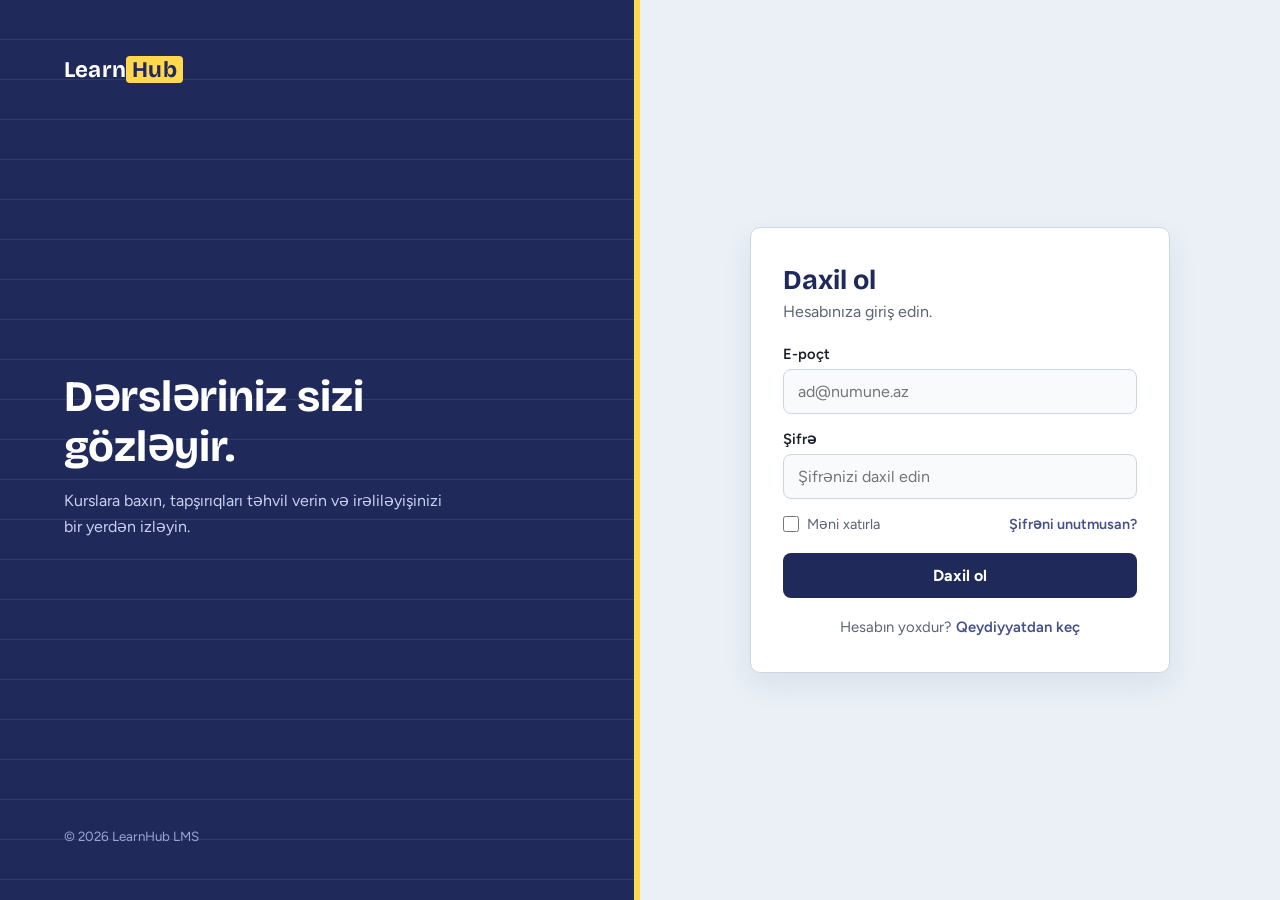
<file: index.html>
<!DOCTYPE html>
<html lang="az">
<head>
  <meta charset="UTF-8">
  <meta name="viewport" content="width=device-width, initial-scale=1">
  <title>Daxil ol – LMS</title>
  <link rel="preconnect" href="https://fonts.googleapis.com">
  <link href="https://fonts.googleapis.com/css2?family=Bricolage+Grotesque:wght@600;700&family=Figtree:wght@400;600;700&display=swap" rel="stylesheet">
  <link rel="stylesheet" href="style.css">
</head>
<body>
 
  <aside class="side">
    <div class="brand">Learn<span>Hub</span></div>
    <div>
      <h2>Dərsləriniz sizi gözləyir.</h2>
      <p>Kurslara baxın, tapşırıqları təhvil verin və irəliləyişinizi bir yerdən izləyin.</p>
    </div>
    <small>© 2026 LearnHub LMS</small>
  </aside>
 
  <main class="main">
    <section class="card">
      <h1>Daxil ol</h1>
      <p class="sub">Hesabınıza giriş edin.</p>
 
      <form action="#" method="post">
        <div class="field">
          <label for="email">E-poçt</label>
          <input type="email" id="email" name="email" placeholder="ad@numune.az" required autocomplete="email">
        </div>
 
        <div class="field">
          <label for="password">Şifrə</label>
          <input type="password" id="password" name="password" placeholder="Şifrənizi daxil edin" required autocomplete="current-password">
        </div>
 
        <div class="options">
          <label><input type="checkbox" name="remember"> Məni xatırla</label>
          <a href="#">Şifrəni unutmusan?</a>
        </div>
 
        <button type="submit" class="btn">Daxil ol</button>
      </form>
 
      <p class="switch">Hesabın yoxdur? <a href="register.html">Qeydiyyatdan keç</a></p>
    </section>
  </main>
 
</body>
</html>
</file>
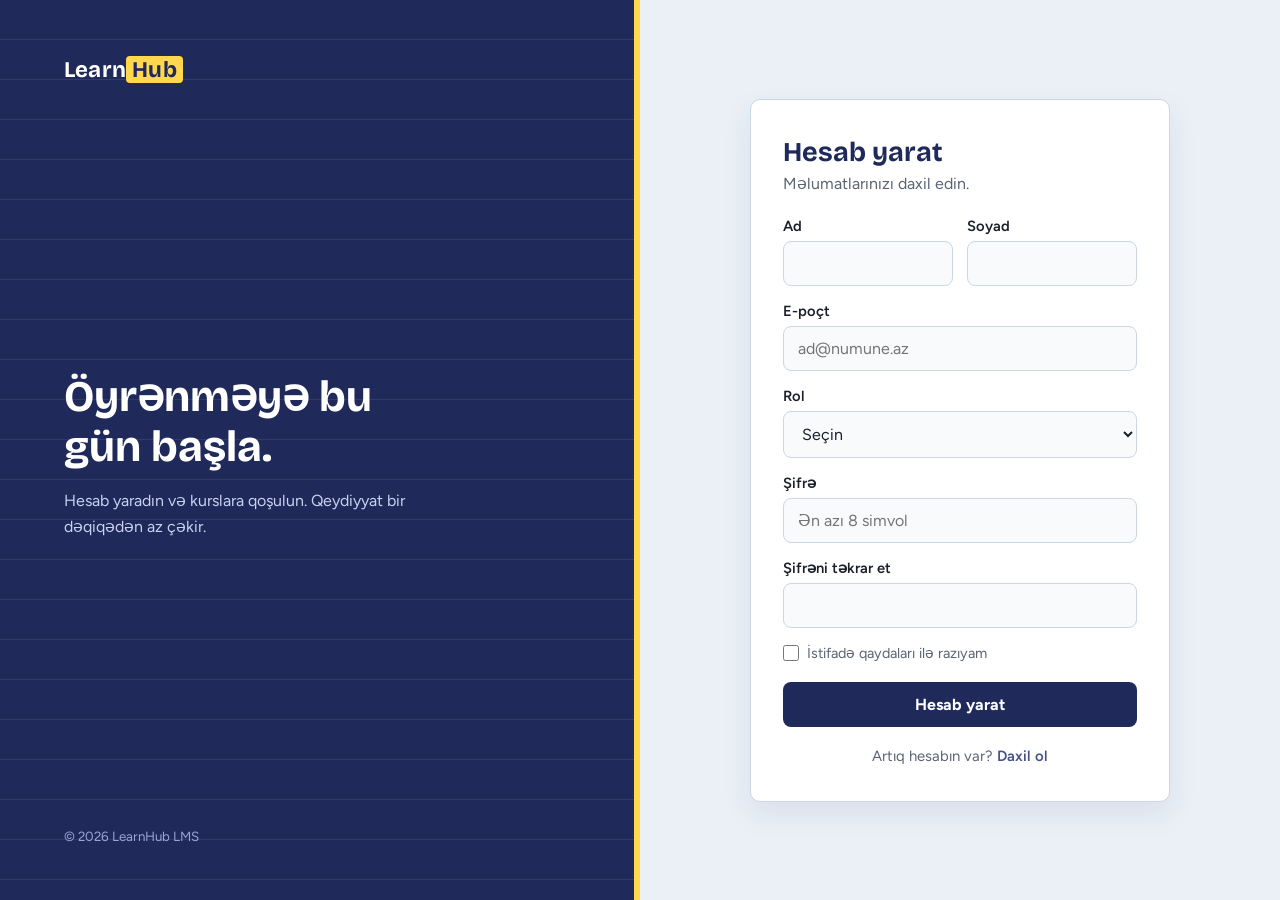
<file: register.html>
<!DOCTYPE html>
<html lang="az">
<head>
  <meta charset="UTF-8">
  <meta name="viewport" content="width=device-width, initial-scale=1">
  <title>Qeydiyyat – LMS</title>
  <link rel="preconnect" href="https://fonts.googleapis.com">
  <link href="https://fonts.googleapis.com/css2?family=Bricolage+Grotesque:wght@600;700&family=Figtree:wght@400;600;700&display=swap" rel="stylesheet">
  <link rel="stylesheet" href="style.css">
</head>
<body>
 
  <aside class="side">
    <div class="brand">Learn<span>Hub</span></div>
    <div>
      <h2>Öyrənməyə bu gün başla.</h2>
      <p>Hesab yaradın və kurslara qoşulun. Qeydiyyat bir dəqiqədən az çəkir.</p>
    </div>
    <small>© 2026 LearnHub LMS</small>
  </aside>
 
  <main class="main">
    <section class="card">
      <h1>Hesab yarat</h1>
      <p class="sub">Məlumatlarınızı daxil edin.</p>
 
      <form action="#" method="post">
        <div class="row">
          <div class="field">
            <label for="firstname">Ad</label>
            <input type="text" id="firstname" name="firstname" required autocomplete="given-name">
          </div>
          <div class="field">
            <label for="lastname">Soyad</label>
            <input type="text" id="lastname" name="lastname" required autocomplete="family-name">
          </div>
        </div>
 
        <div class="field">
          <label for="email">E-poçt</label>
          <input type="email" id="email" name="email" placeholder="ad@numune.az" required autocomplete="email">
        </div>
 
        <div class="field">
          <label for="role">Rol</label>
          <select id="role" name="role" required>
            <option value="" disabled selected>Seçin</option>
            <option value="student">Tələbəyəm</option>
            <option value="teacher">Müəlliməm</option>
          </select>
        </div>
 
        <div class="field">
          <label for="password">Şifrə</label>
          <input type="password" id="password" name="password" minlength="8" placeholder="Ən azı 8 simvol" required autocomplete="new-password">
        </div>
 
        <div class="field">
          <label for="confirm">Şifrəni təkrar et</label>
          <input type="password" id="confirm" name="confirm" minlength="8" required autocomplete="new-password">
        </div>
 
        <div class="options">
          <label><input type="checkbox" name="terms" required> İstifadə qaydaları ilə razıyam</label>
        </div>
 
        <button type="submit" class="btn">Hesab yarat</button>
      </form>
 
      <p class="switch">Artıq hesabın var? <a href="index.html">Daxil ol</a></p>
    </section>
  </main>
 
</body>
</html>
</file>
<file: style.css>
/* ===== LMS Login / Register ===== */
:root {
  --ink: #1f2a5a;
  --ink-soft: #46508a;
  --page: #eaf0f6;
  --card: #ffffff;
  --line: #cdd6e3;
  --mark: #ffd84d;
  --ok: #2e7d5b;
  --text: #1b1f2a;
  --muted: #5b6475;
  --radius: 10px;
}
 
* { box-sizing: border-box; margin: 0; padding: 0; }
 
body {
  font-family: "Figtree", "Segoe UI", Arial, sans-serif;
  color: var(--text);
  background: var(--page);
  min-height: 100vh;
  display: grid;
  grid-template-columns: 1fr 1fr;
}
 
/* ----- Sol panel (dəftər xətləri) ----- */
.side {
  background-color: var(--ink);
  background-image: repeating-linear-gradient(
    to bottom,
    transparent 0 39px,
    rgba(255, 255, 255, 0.08) 39px 40px
  );
  color: #fff;
  padding: 56px 64px;
  display: flex;
  flex-direction: column;
  justify-content: space-between;
  border-right: 6px solid var(--mark);
}
 
.brand {
  font-family: "Bricolage Grotesque", "Segoe UI", sans-serif;
  font-size: 1.4rem;
  font-weight: 700;
  letter-spacing: 0.01em;
}
.brand span { background: var(--mark); color: var(--ink); padding: 0 6px; border-radius: 4px; }
 
.side h2 {
  font-family: "Bricolage Grotesque", "Segoe UI", sans-serif;
  font-size: clamp(2rem, 3.4vw, 3rem);
  line-height: 1.15;
  max-width: 14ch;
}
.side p { margin-top: 16px; max-width: 38ch; color: #c9d0f0; line-height: 1.6; }
.side small { color: #9aa4d6; }
 
/* ----- Sağ panel ----- */
.main {
  display: flex;
  align-items: center;
  justify-content: center;
  padding: 32px 20px;
}
 
.card {
  width: 100%;
  max-width: 420px;
  background: var(--card);
  border: 1px solid var(--line);
  border-radius: var(--radius);
  padding: 36px 32px;
  box-shadow: 0 12px 30px rgba(31, 42, 90, 0.08);
}
 
.card h1 {
  font-family: "Bricolage Grotesque", "Segoe UI", sans-serif;
  font-size: 1.7rem;
  color: var(--ink);
}
.card .sub { margin: 6px 0 24px; color: var(--muted); }
 
/* ----- Form ----- */
.field { margin-bottom: 16px; }
.field label { display: block; font-weight: 600; font-size: 0.92rem; margin-bottom: 6px; }
 
.field input,
.field select {
  width: 100%;
  padding: 12px 14px;
  font: inherit;
  color: var(--text);
  background: #f8fafc;
  border: 1.5px solid var(--line);
  border-radius: 8px;
  transition: border-color 0.15s, box-shadow 0.15s;
}
.field input:focus,
.field select:focus {
  outline: none;
  border-color: var(--ink-soft);
  box-shadow: 0 0 0 3px rgba(255, 216, 77, 0.55);
  background: #fff;
}
.field input:user-invalid { border-color: #c0392b; }
 
.row { display: grid; grid-template-columns: 1fr 1fr; gap: 14px; }
 
.options {
  display: flex;
  justify-content: space-between;
  align-items: center;
  margin: 4px 0 20px;
  font-size: 0.9rem;
}
.options label { display: flex; align-items: center; gap: 8px; color: var(--muted); }
.options input { accent-color: var(--ink); width: 16px; height: 16px; }
 
a { color: var(--ink-soft); font-weight: 600; text-decoration: none; }
a:hover { text-decoration: underline; }
a:focus-visible, button:focus-visible { outline: 3px solid var(--mark); outline-offset: 2px; }
 
.btn {
  width: 100%;
  padding: 13px;
  font: inherit;
  font-weight: 700;
  color: #fff;
  background: var(--ink);
  border: none;
  border-radius: 8px;
  cursor: pointer;
  transition: background 0.15s;
}
.btn:hover { background: var(--ink-soft); }
 
.switch { margin-top: 20px; text-align: center; color: var(--muted); font-size: 0.93rem; }
 
/* ----- Mobil ----- */
@media (max-width: 820px) {
  body { grid-template-columns: 1fr; }
  .side { padding: 28px 24px; border-right: none; border-bottom: 6px solid var(--mark); gap: 20px; }
  .side h2 { font-size: 1.6rem; max-width: none; }
  .side p, .side small { display: none; }
}
@media (max-width: 480px) {
  .row { grid-template-columns: 1fr; gap: 0; }
  .card { padding: 28px 20px; }
}
</file>
